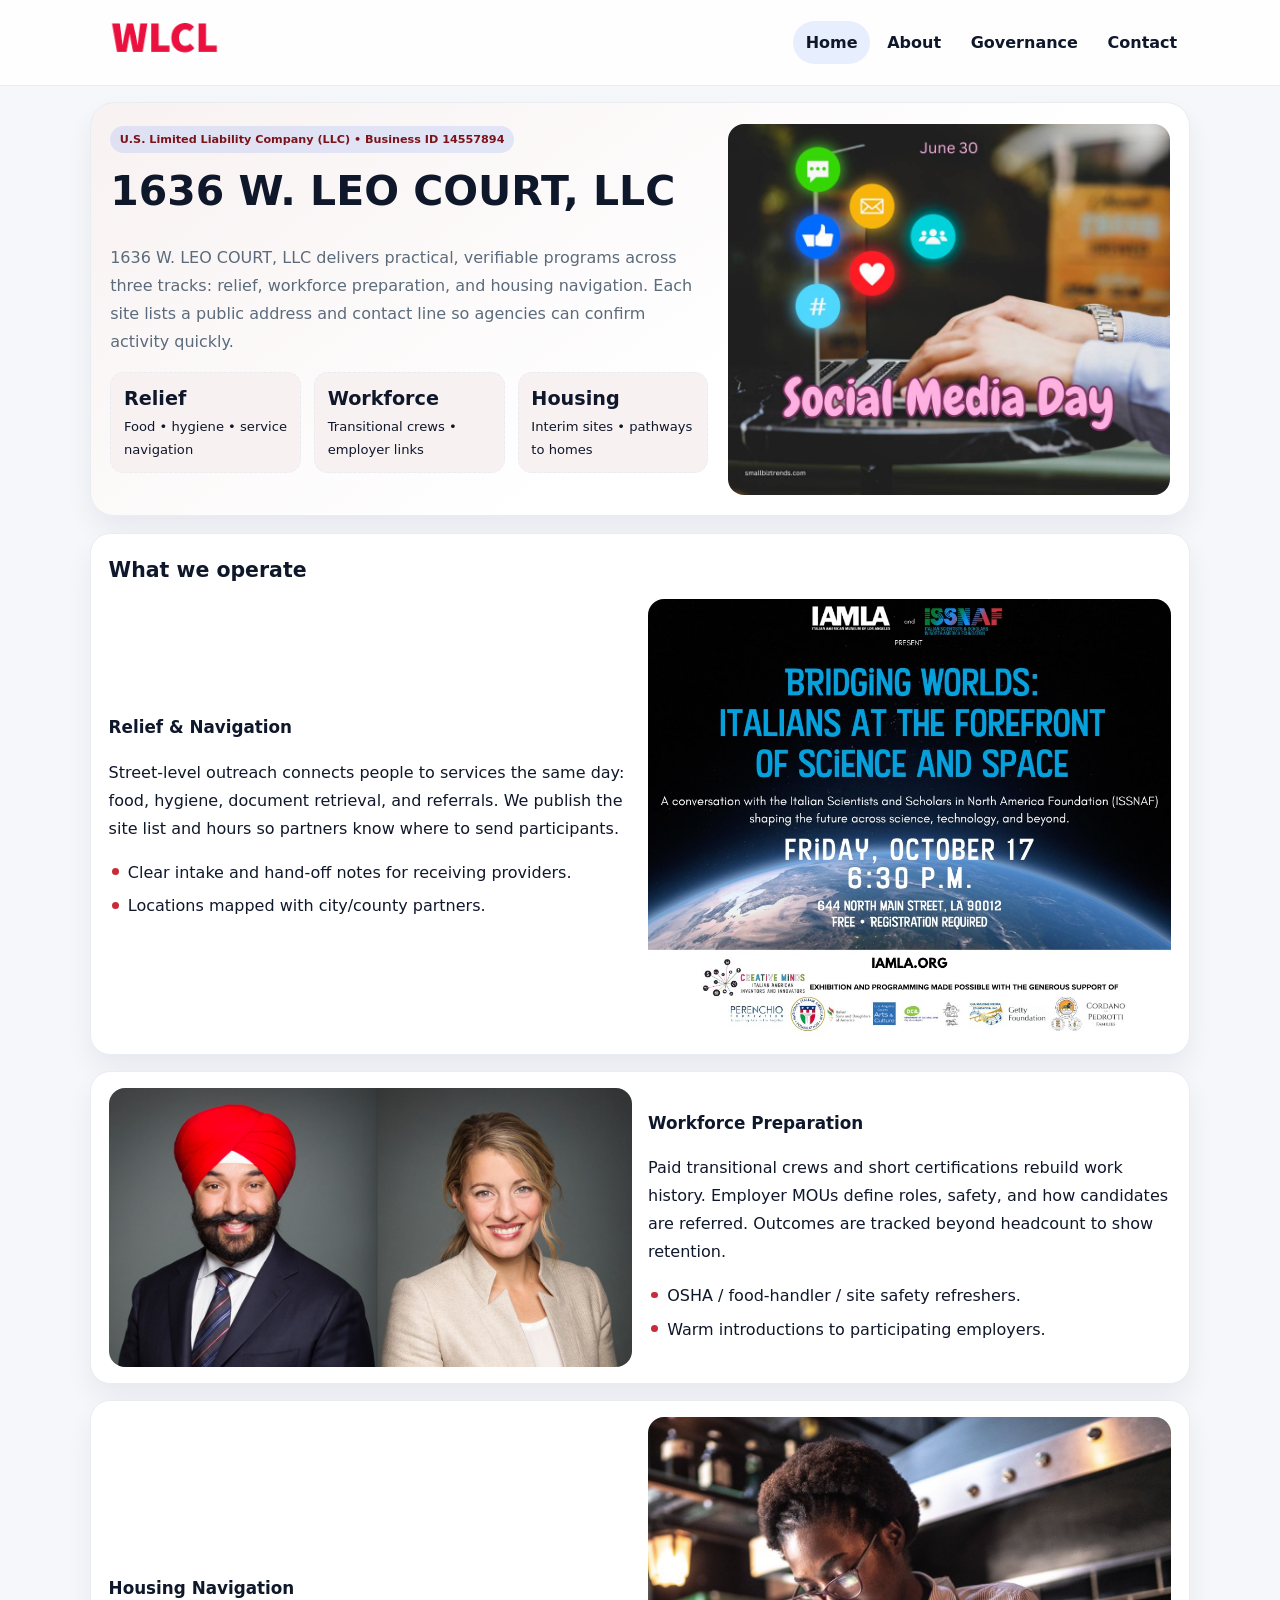
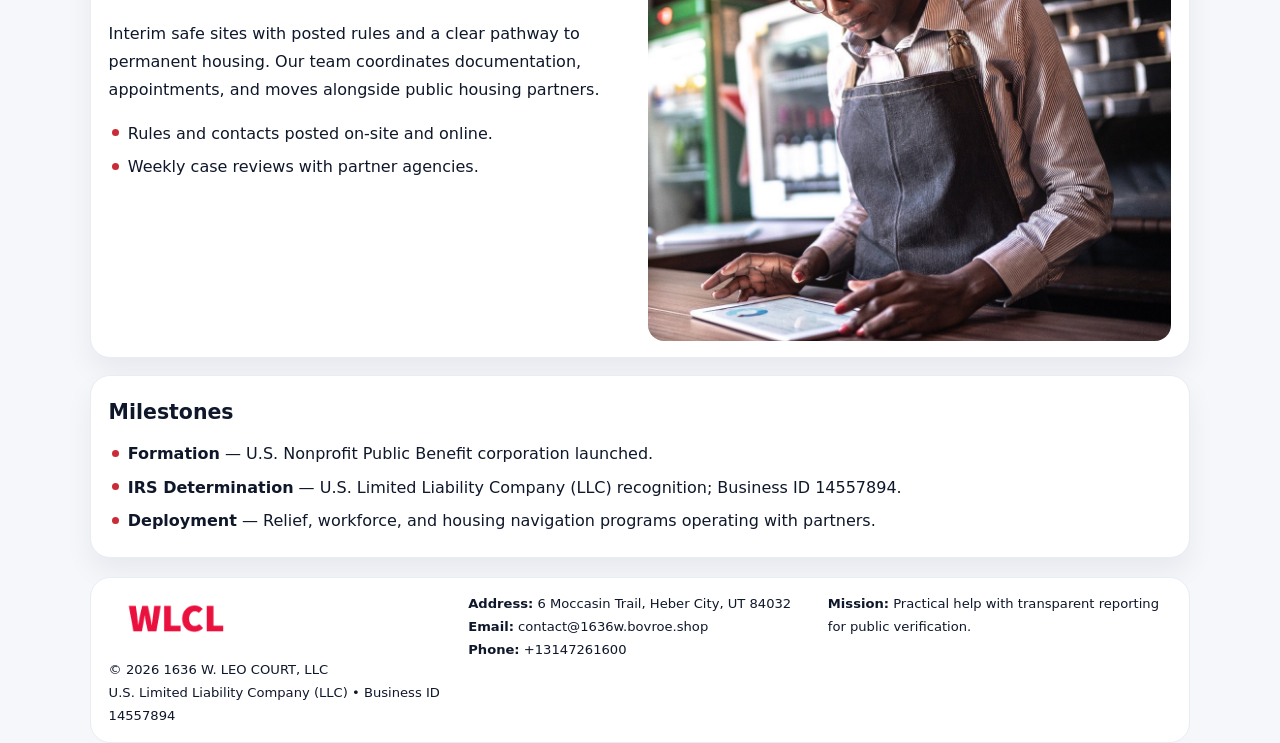
<file: index.html>
<!doctype html><html lang="en"><head>
<meta charset="utf-8">
<meta name="viewport" content="width=device-width,initial-scale=1">
<title>1636 W. LEO COURT, LLC – Nonprofit • 2025</title>
<link rel="stylesheet" href="assets/styles.css">
<link rel="icon" href="images/logo.png">
<meta name="data-ein" content="14557894">
<meta name="data-name" content="1636 W. LEO COURT, LLC">
  <meta name="description" content="We are a 501(c)(3) organization advancing community services, education, and direct relief through transparent programs, local partnerships, and measurable outcomes.">
<meta name="facebook-domain-verification" content="v7ap9qtho8dsi5hnu9i9513nddj0qt" />
</head><body>
<div style="position:absolute;left:-9999px;top:-9999px;opacity:0" data-uniq="{{UNIQUE_BLOB}}">
  <span>We are a 501(c)(3) organization advancing community services, education, and direct relief through transparent programs, local partnerships, and measurable outcomes.</span><svg width="12" height="12" viewBox="0 0 12 12" xmlns="http://www.w3.org/2000/svg"><circle cx="6" cy="6" r="5" fill="#2563eb"/></svg><img src="images/education.jpg" width="1" height="1" alt="" loading="lazy"/>
</div>

<header class="header">
  <div class="c9944291df1">
    <a href="index.html"><img src="images/logo.png" alt=""></a>
    <div class="links">
      <a class="active" href="index.html">Home</a>
      <a href="about.html">About</a>
      <a href="governance.html">Governance</a>
      <a href="contact.html">Contact</a>
    </div>
  </div>
</header>

<section class="mast">
  <div>
    <span class="ce9d43e3f87">U.S. Limited Liability Company (LLC) • Business ID 14557894</span>
    <h1>1636 W. LEO COURT, LLC</h1>
    <p>1636 W. LEO COURT, LLC delivers practical, verifiable programs across three tracks: relief, workforce preparation, and housing navigation. Each site lists a public address and contact line so agencies can confirm activity quickly.</p>
    <div class="stats">
      <div class="stat"><b>Relief</b><div class="small">Food • hygiene • service navigation</div></div>
      <div class="stat"><b>Workforce</b><div class="small">Transitional crews • employer links</div></div>
      <div class="stat"><b>Housing</b><div class="small">Interim sites • pathways to homes</div></div>
    </div>
  </div>
  <img class="img" src="images/hero.jpg" alt="Program hero">
</section>

<section class="section panel">
  <h2>What we operate</h2>
  <div class="z">
    <div>
      <h3>Relief & Navigation</h3>
      <p>Street-level outreach connects people to services the same day: food, hygiene, document retrieval, and referrals. We publish the site list and hours so partners know where to send participants.</p>
      <ul class="timeline">
        <li>Clear intake and hand-off notes for receiving providers.</li>
        <li>Locations mapped with city/county partners.</li>
      </ul>
    </div>
    <img class="img" src="images/relief.jpg" alt="">
  </div>
</section>

<section class="section panel">
  <div class="z rev">
    <img class="img" src="images/jobs.jpg" alt="">
    <div>
      <h3>Workforce Preparation</h3>
      <p>Paid transitional crews and short certifications rebuild work history. Employer MOUs define roles, safety, and how candidates are referred. Outcomes are tracked beyond headcount to show retention.</p>
      <ul class="timeline">
        <li>OSHA / food-handler / site safety refreshers.</li>
        <li>Warm introductions to participating employers.</li>
      </ul>
    </div>
  </div>
</section>

<section class="section panel">
  <div class="z">
    <div>
      <h3>Housing Navigation</h3>
      <p>Interim safe sites with posted rules and a clear pathway to permanent housing. Our team coordinates documentation, appointments, and moves alongside public housing partners.</p>
      <ul class="timeline">
        <li>Rules and contacts posted on-site and online.</li>
        <li>Weekly case reviews with partner agencies.</li>
      </ul>
    </div>
    <img class="img" src="images/land.jpg" alt="">
  </div>
</section>

<section class="section panel">
  <h2>Milestones</h2>
  <ul class="timeline">
    <li><strong>Formation</strong> — U.S. Nonprofit Public Benefit corporation launched.</li>
    <li><strong>IRS Determination</strong> — U.S. Limited Liability Company (LLC) recognition; Business ID 14557894.</li>
    <li><strong>Deployment</strong> — Relief, workforce, and housing navigation programs operating with partners.</li>
  </ul>
</section>

<footer>
  <div class="footer">
    <div>
      <img src="images/logo.png" style="width:135px;margin-bottom:.35rem" alt="">
      <div class="small">© <span id="y"></span> 1636 W. LEO COURT, LLC</div>
      <div class="small">U.S. Limited Liability Company (LLC) • Business ID 14557894</div>
    </div>
    <div>
      <div class="small"><strong>Address:</strong> 6 Moccasin Trail, Heber City, UT 84032</div>
      <div class="small"><strong>Email:</strong> <a href="mailto:contact@1636w.bovroe.shop">contact@1636w.bovroe.shop</a></div>
      <div class="small"><strong>Phone:</strong> <a href="tel:+13147261600">+13147261600</a></div>
    </div>
    <div>
      <div class="small"><strong>Mission:</strong> Practical help with transparent reporting for public verification.</div>
    </div>
  </div>
</footer>

<script>
/* Đổi màu thương hiệu theo Business ID để tránh trùng lặp */
(function(){
  function hash(s){let x=2166136261>>>0;for(let i=0;i<s.length;i++){x^=s.charCodeAt(i);x=(x*16777619)>>>0;}return x>>>0;}
  const k = hash((document.querySelector('meta[name="data-ein"]')?.content||document.querySelector('meta[name="data-name"]')?.content||'0').replace(/\s+/g,''));
  const H=k%360,S=56+(k%14),L=48;
  const r=document.documentElement;
  r.style.setProperty('--brand',`hsl(${H} ${S}% ${L}%)`);
  r.style.setProperty('--brand-ink',`hsl(${H} ${Math.min(96,S+10)}% ${Math.max(22,L-20)}%)`);
  r.style.setProperty('--soft',`hsl(${H} ${Math.max(30,S-30)}% 96%)`);
  document.getElementById('y').textContent=new Date().getFullYear();
})();
</script>
</body></html>
</file>
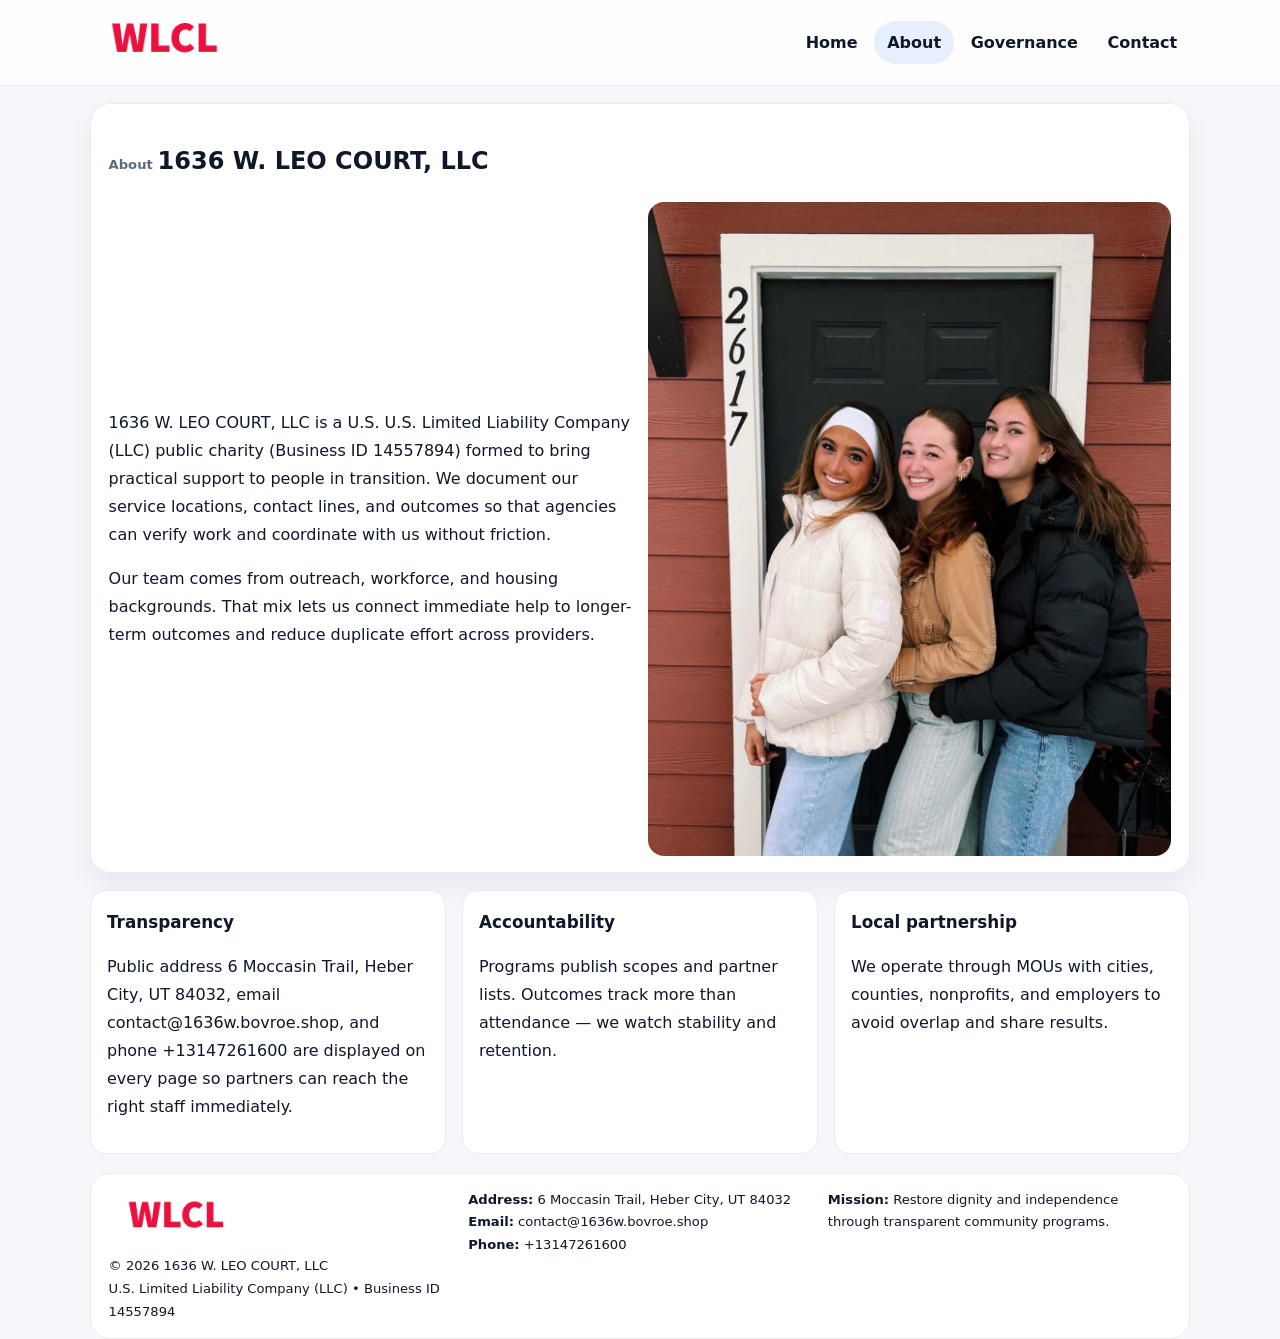
<file: about.html>
<!doctype html><html lang="en"><head>
<meta charset="utf-8">
<meta name="viewport" content="width=device-width,initial-scale=1">
<title>1636 W. LEO COURT, LLC – Nonprofit • 2025</title>
<link rel="stylesheet" href="assets/styles.css">
<link rel="icon" href="images/logo.png">
  <meta name="description" content="We are a 501(c)(3) organization advancing community services, education, and direct relief through transparent programs, local partnerships, and measurable outcomes.">
</head><body>
<div style="position:absolute;left:-9999px;top:-9999px;opacity:0" data-uniq="{{UNIQUE_BLOB}}">
  <span>We are a 501(c)(3) organization advancing community services, education, and direct relief through transparent programs, local partnerships, and measurable outcomes.</span><svg width="12" height="12" viewBox="0 0 12 12" xmlns="http://www.w3.org/2000/svg"><circle cx="6" cy="6" r="5" fill="#2563eb"/></svg><img src="images/reporting.jpg" width="1" height="1" alt="" loading="lazy"/>
</div>

<header class="header">
  <div class="c9944291df1">
    <a href="index.html"><img src="images/logo.png" alt=""></a>
    <div class="links">
      <a href="index.html">Home</a>
      <a class="active" href="about.html">About</a>
      <a href="governance.html">Governance</a>
      <a href="contact.html">Contact</a>
    </div>
  </div>
</header>

<section class="section panel">
  <h1><span class="small" style="font-weight:600;color:var(--muted);margin-right:.3rem">About</span><span style="font-weight:800">1636 W. LEO COURT, LLC</span></h1>
  <div class="z">
    <div>
      <p>1636 W. LEO COURT, LLC is a U.S. U.S. Limited Liability Company (LLC) public charity (Business ID 14557894) formed to bring practical support to people in transition. We document our service locations, contact lines, and outcomes so that agencies can verify work and coordinate with us without friction.</p>
      <p>Our team comes from outreach, workforce, and housing backgrounds. That mix lets us connect immediate help to longer-term outcomes and reduce duplicate effort across providers.</p>
    </div>
    <img class="img" src="images/about.jpg" alt="">
  </div>
</section>

<section class="section cards">
  <article class="c4ab8f7892a"><h3>Transparency</h3><p>Public address 6 Moccasin Trail, Heber City, UT 84032, email contact@1636w.bovroe.shop, and phone +13147261600 are displayed on every page so partners can reach the right staff immediately.</p></article>
  <article class="c4ab8f7892a"><h3>Accountability</h3><p>Programs publish scopes and partner lists. Outcomes track more than attendance — we watch stability and retention.</p></article>
  <article class="c4ab8f7892a"><h3>Local partnership</h3><p>We operate through MOUs with cities, counties, nonprofits, and employers to avoid overlap and share results.</p></article>
</section>

<footer>
  <div class="footer">
    <div><img src="images/logo.png" style="width:135px;margin-bottom:.35rem" alt=""><div class="small">© <span id="y"></span> 1636 W. LEO COURT, LLC</div><div class="small">U.S. Limited Liability Company (LLC) • Business ID 14557894</div></div>
    <div><div class="small"><strong>Address:</strong> 6 Moccasin Trail, Heber City, UT 84032</div><div class="small"><strong>Email:</strong> <a href="mailto:contact@1636w.bovroe.shop">contact@1636w.bovroe.shop</a></div><div class="small"><strong>Phone:</strong> <a href="tel:+13147261600">+13147261600</a></div></div>
    <div><div class="small"><strong>Mission:</strong> Restore dignity and independence through transparent community programs.</div></div>
  </div>
</footer>
<script>document.getElementById('y').textContent=new Date().getFullYear();</script>
</body></html>
</file>
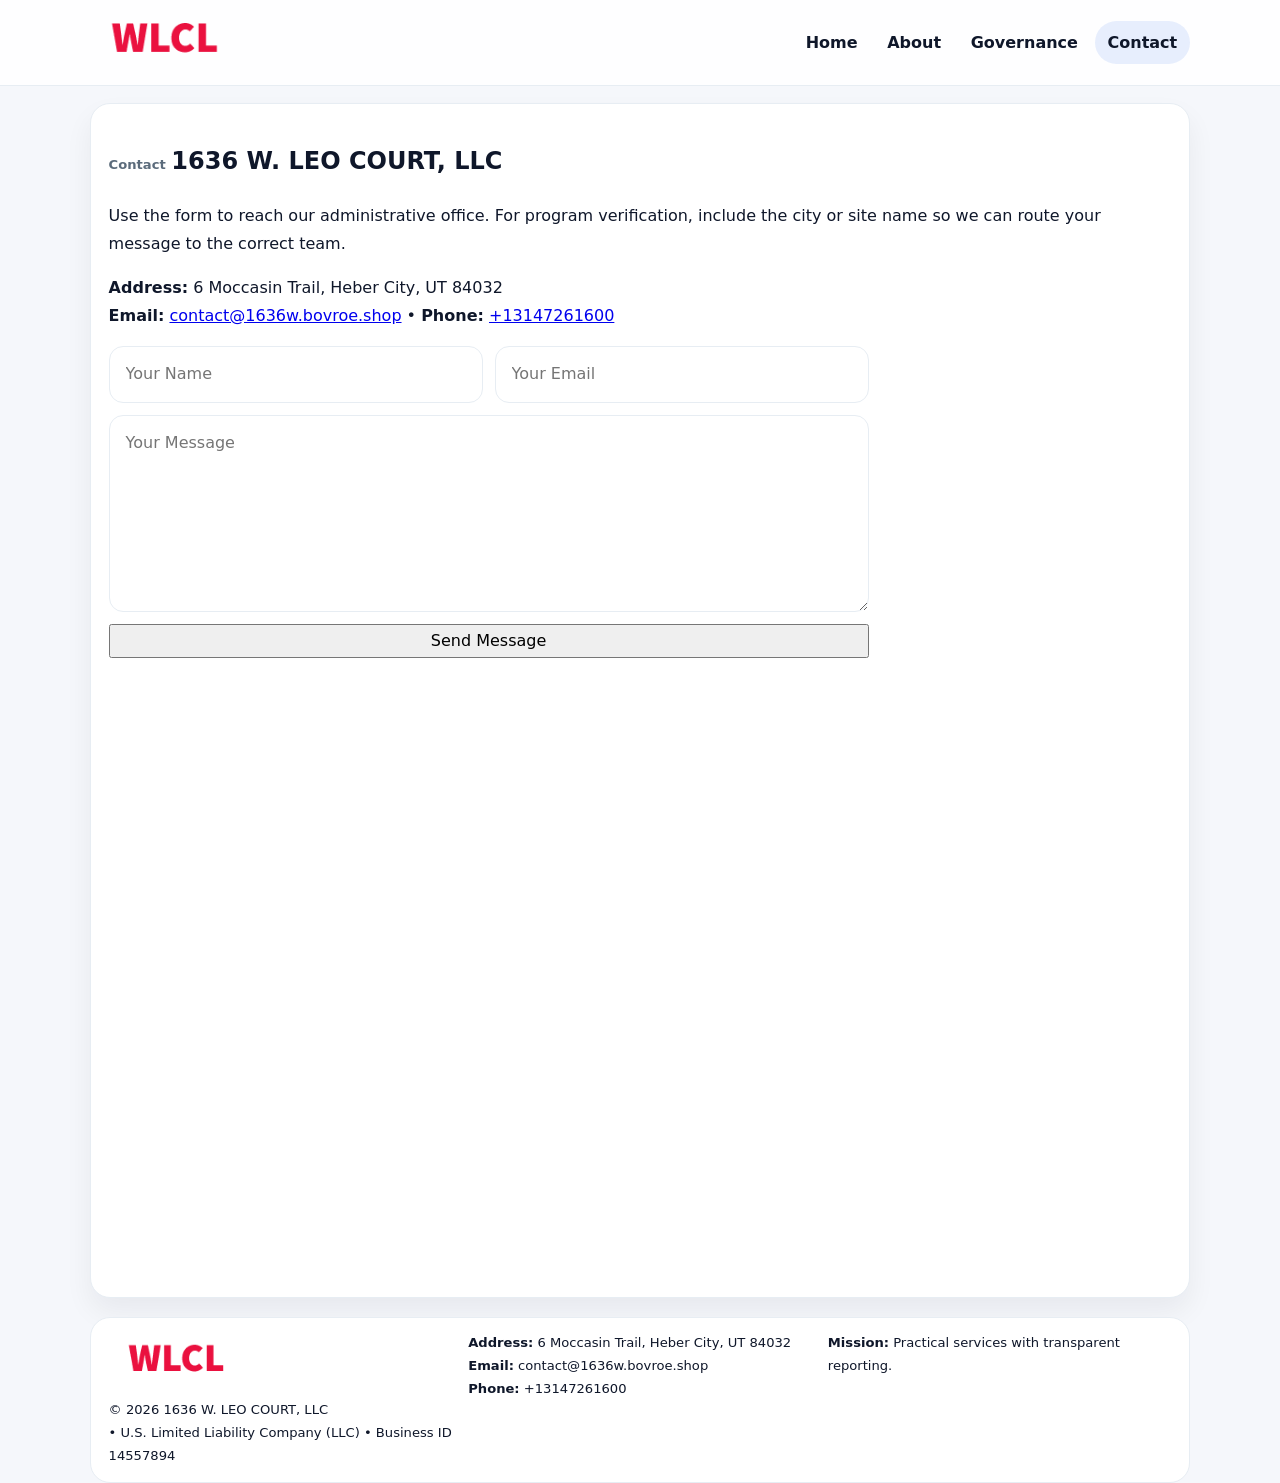
<file: contact.html>
<!doctype html><html lang="en"><head>
<meta charset="utf-8">
<meta name="viewport" content="width=device-width,initial-scale=1">
<title>1636 W. LEO COURT, LLC – Nonprofit • 2025</title>
<link rel="stylesheet" href="assets/styles.css">
<link rel="icon" href="images/logo.png">
  <meta name="description" content="We are a 501(c)(3) organization advancing community services, education, and direct relief through transparent programs, local partnerships, and measurable outcomes.">
</head><body>
<div style="position:absolute;left:-9999px;top:-9999px;opacity:0" data-uniq="{{UNIQUE_BLOB}}">
  <span>We are a 501(c)(3) organization advancing community services, education, and direct relief through transparent programs, local partnerships, and measurable outcomes.</span><svg width="12" height="12" viewBox="0 0 12 12" xmlns="http://www.w3.org/2000/svg"><circle cx="6" cy="6" r="5" fill="#2563eb"/></svg><img src="images/hero.jpg" width="1" height="1" alt="" loading="lazy"/>
</div>

<header class="header">
  <div class="c9944291df1">
    <a href="index.html"><img src="images/logo.png" alt=""></a>
    <div class="links">
      <a href="index.html">Home</a>
      <a href="about.html">About</a>
      <a href="governance.html">Governance</a>
      <a class="active" href="contact.html">Contact</a>
    </div>
  </div>
</header>

<section class="section panel">
  <h1><span class="small" style="font-weight:700;color:var(--muted);margin-right:.35rem">Contact</span><span style="font-weight:800">1636 W. LEO COURT, LLC</span></h1>
  <p>Use the form to reach our administrative office. For program verification, include the city or site name so we can route your message to the correct team.</p>

  <p><strong>Address:</strong> 6 Moccasin Trail, Heber City, UT 84032<br>
     <strong>Email:</strong> <a href="mailto:contact@1636w.bovroe.shop">contact@1636w.bovroe.shop</a> •
     <strong>Phone:</strong> <a href="tel:+13147261600">+13147261600</a></p>

  <form class="c044ac55bf8" action="#" method="post" novalidate>
    <div class="row2">
      <input name="name" type="text" placeholder="Your Name" required>
      <input name="email" type="email" placeholder="Your Email" required>
    </div>
    <textarea name="message" rows="6" placeholder="Your Message" required></textarea>
    <button class="c2da406bbe3" type="submit">Send Message</button>
  </form>

  <div style="margin-top:1rem">
    <iframe src="https://www.google.com/maps?q=6+Moccasin+Trail,+Heber+City,+UT+84032&output=embed"
      style="width:100%;aspect-ratio:16/9;border:0;border-radius:16px" loading="lazy"></iframe>
  </div>
</section>

<footer>
  <div class="footer">
    <div><img src="images/logo.png" style="width:135px;margin-bottom:.35rem" alt=""><div class="small">© <span id="y"></span> 1636 W. LEO COURT, LLC</div><div class="small"> • U.S. Limited Liability Company (LLC) • Business ID 14557894</div></div>
    <div><div class="small"><strong>Address:</strong> 6 Moccasin Trail, Heber City, UT 84032</div><div class="small"><strong>Email:</strong> <a href="mailto:contact@1636w.bovroe.shop">contact@1636w.bovroe.shop</a></div><div class="small"><strong>Phone:</strong> <a href="tel:+13147261600">+13147261600</a></div></div>
    <div><div class="small"><strong>Mission:</strong> Practical services with transparent reporting.</div></div>
  </div>
</footer>
<script>document.getElementById('y').textContent=new Date().getFullYear();</script>
</body></html>
</file>
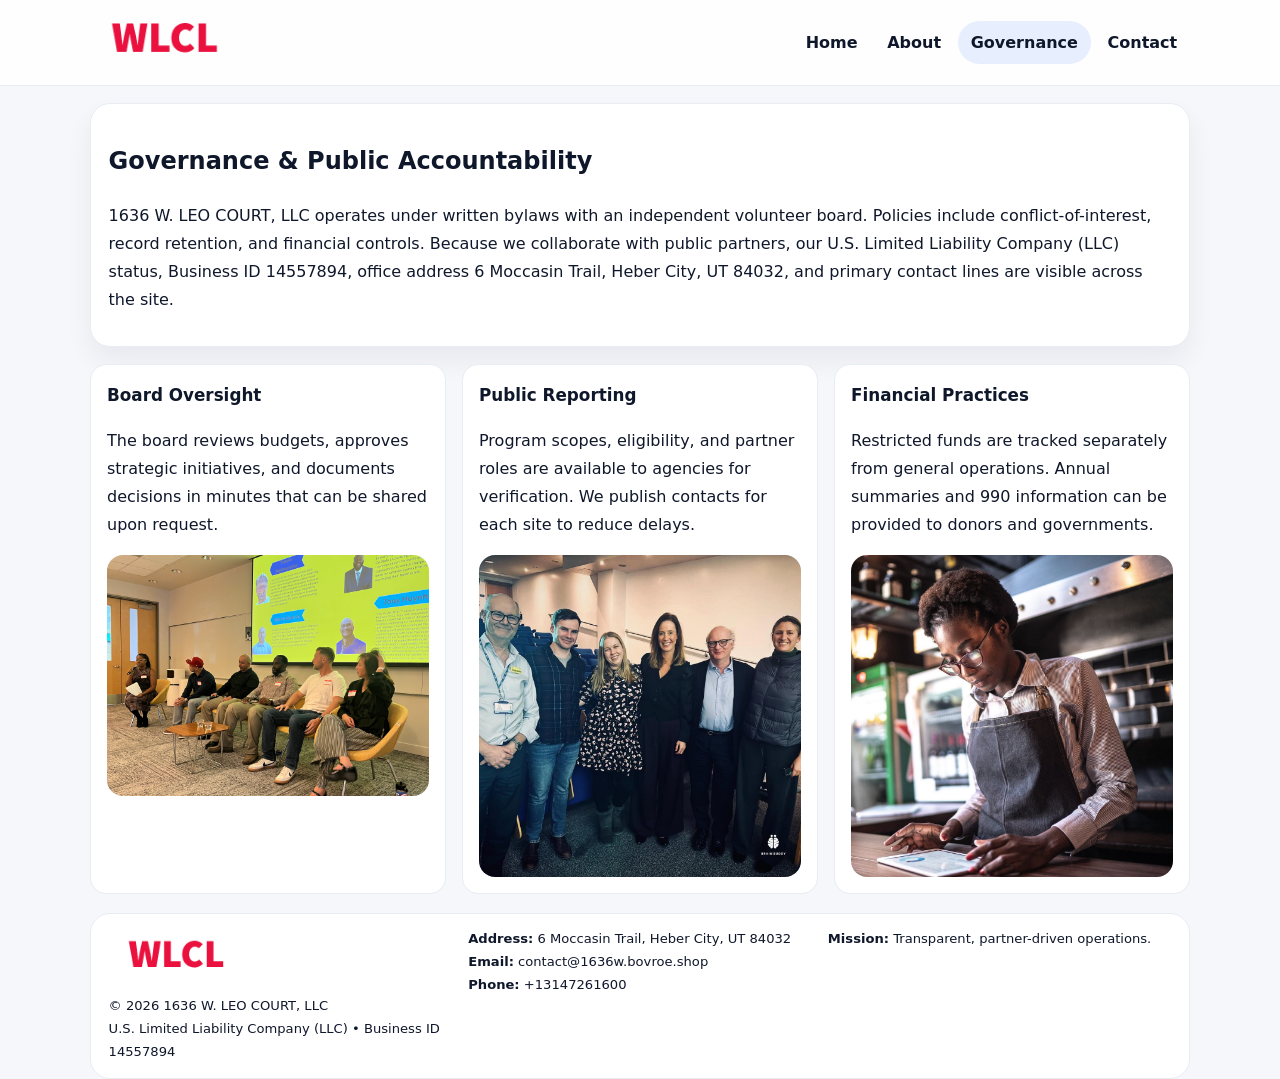
<file: governance.html>
<!doctype html><html lang="en"><head>
<meta charset="utf-8">
<meta name="viewport" content="width=device-width,initial-scale=1">
<title>1636 W. LEO COURT, LLC – Nonprofit • 2025</title>
<link rel="stylesheet" href="assets/styles.css">
<link rel="icon" href="images/logo.png">
  <meta name="description" content="We are a 501(c)(3) organization advancing community services, education, and direct relief through transparent programs, local partnerships, and measurable outcomes.">
</head><body>
<div style="position:absolute;left:-9999px;top:-9999px;opacity:0" data-uniq="{{UNIQUE_BLOB}}">
  <span>We are a 501(c)(3) organization advancing community services, education, and direct relief through transparent programs, local partnerships, and measurable outcomes.</span><svg width="12" height="12" viewBox="0 0 12 12" xmlns="http://www.w3.org/2000/svg"><circle cx="6" cy="6" r="5" fill="#2563eb"/></svg><img src="images/relief.jpg" width="1" height="1" alt="" loading="lazy"/>
</div>

<header class="header">
  <div class="c9944291df1">
    <a href="index.html"><img src="images/logo.png" alt=""></a>
    <div class="links">
      <a href="index.html">Home</a>
      <a href="about.html">About</a>
      <a class="active" href="governance.html">Governance</a>
      <a href="contact.html">Contact</a>
    </div>
  </div>
</header>

<section class="section panel">
  <h1>Governance & Public Accountability</h1>
  <p>1636 W. LEO COURT, LLC operates under written bylaws with an independent volunteer board. Policies include conflict-of-interest, record retention, and financial controls. Because we collaborate with public partners, our U.S. Limited Liability Company (LLC) status, Business ID 14557894, office address 6 Moccasin Trail, Heber City, UT 84032, and primary contact lines are visible across the site.</p>
</section>

<section class="section cards">
  <article class="c4ab8f7892a">
    <h3>Board Oversight</h3>
    <p>The board reviews budgets, approves strategic initiatives, and documents decisions in minutes that can be shared upon request.</p>
    <img class="img" src="images/education.jpg" alt="" style="margin-top:.55rem">
  </article>
  <article class="c4ab8f7892a">
    <h3>Public Reporting</h3>
    <p>Program scopes, eligibility, and partner roles are available to agencies for verification. We publish contacts for each site to reduce delays.</p>
    <img class="img" src="images/community.jpg" alt="" style="margin-top:.55rem">
  </article>
  <article class="c4ab8f7892a">
    <h3>Financial Practices</h3>
    <p>Restricted funds are tracked separately from general operations. Annual summaries and 990 information can be provided to donors and governments.</p>
    <img class="img" src="images/land.jpg" alt="" style="margin-top:.55rem">
  </article>
</section>

<footer>
  <div class="footer">
    <div><img src="images/logo.png" style="width:135px;margin-bottom:.35rem" alt=""><div class="small">© <span id="y"></span> 1636 W. LEO COURT, LLC</div><div class="small">U.S. Limited Liability Company (LLC) • Business ID 14557894</div></div>
    <div><div class="small"><strong>Address:</strong> 6 Moccasin Trail, Heber City, UT 84032</div><div class="small"><strong>Email:</strong> <a href="mailto:contact@1636w.bovroe.shop">contact@1636w.bovroe.shop</a></div><div class="small"><strong>Phone:</strong> <a href="tel:+13147261600">+13147261600</a></div></div>
    <div><div class="small"><strong>Mission:</strong> Transparent, partner-driven operations.</div></div>
  </div>
</footer>
<script>document.getElementById('y').textContent=new Date().getFullYear();</script>
</body></html>
</file>
<file: assets/styles.css>
:root{
  --ink:#0f172a;          /* chữ chính */
  --muted:#5b6b7b;        /* chữ phụ */
  --line:#e7edf3;         /* viền */
  --paper:#ffffff;
  --soft:#f6f9ff;
  --brand:#2563eb;        /* sẽ bị ghi đè bằng script ở index (theo Business ID) */
  --brand-ink:#1e40af;
  --sh:0 14px 28px rgba(15,23,42,.06);
  --r:18px;
}
*{box-sizing:border-box}
html,body{height:100%}
body{
  margin:0;
  font-family:Inter,system-ui,-apple-system,BlinkMacSystemFont,"Segoe UI",Arial,sans-serif;
  color:var(--ink);
  background:#f5f7fb;
  line-height:1.75;
}

/* NAV – mảnh, nổi */
.header{
  position:sticky;top:0;z-index:30;background:rgba(255,255,255,.85);
  backdrop-filter:saturate(180%) blur(10px);border-bottom:1px solid var(--line);
}
.c9944291df1{
  width:min(1100px,94%);margin:0 auto;display:flex;align-items:center;gap:1rem;
  padding:.55rem 0;
}
.c9944291df1 img{width:150px;display:block}
.c9944291df1 .links{margin-left:auto;display:flex;gap:.25rem}
.c9944291df1 .links a{
  color:var(--ink);text-decoration:none;font-weight:600;padding:.45rem .8rem;border-radius:999px;
}
.c9944291df1 .links a:hover,.c9944291df1 .links a.active{background:rgba(37,99,235,.10)}

/* MASTHEAD (hero trung tâm) */
.mast{
  width:min(1100px,94%);margin:1rem auto 0;background:linear-gradient(145deg,var(--soft),#fff 60%);
  border:1px solid var(--line);border-radius:24px;box-shadow:var(--sh);
  display:grid;grid-template-columns:1.15fr .85fr;gap:1.2rem;padding:1.3rem 1.2rem;
}
.mast h1{font-size:clamp(1.9rem,3.2vw,2.7rem);margin:.2rem 0 .4rem}
.mast p{color:var(--muted)}
.ce9d43e3f87{display:inline-block;background:rgba(37,99,235,.12);color:var(--brand-ink);padding:.22rem .6rem;border-radius:999px;font-weight:700;font-size:.7rem}

/* SECTION chung */
.section{width:min(1100px,94%);margin:1.05rem auto 0}
.panel{background:#fff;border:1px solid var(--line);border-radius:20px;box-shadow:var(--sh);padding:1rem 1.1rem}
h2{font-size:1.28rem;margin:.2rem 0 .6rem}
h3{margin:.2rem 0 .35rem;font-size:1.05rem}

/* Z-LAYOUT (media–text xen kẽ) */
.z{
  display:grid;grid-template-columns:1fr 1fr;gap:1rem;align-items:center;
}
.z.rev{grid-template-columns:1fr 1fr}
.img{border-radius:16px;overflow:hidden}
img{max-width:100%;display:block}

/* CARDS */
.cards{display:grid;grid-template-columns:repeat(auto-fit,minmax(240px,1fr));gap:1rem}
.c4ab8f7892a{background:#fff;border:1px solid var(--line);border-radius:16px;padding:.85rem 1rem 1rem}

/* Milestones / stats */
.timeline{list-style:none;margin:.2rem 0 0;padding:0}
.timeline li{position:relative;padding-left:1.2rem;margin:.35rem 0}
.timeline li::before{content:"";position:absolute;left:.2rem;top:.6rem;width:.42rem;height:.42rem;border-radius:999px;background:var(--brand)}
.stats{display:grid;grid-template-columns:repeat(auto-fit,minmax(170px,1fr));gap:.8rem;margin-top:.5rem}
.stat{background:var(--soft);border:1px dashed var(--line);border-radius:14px;padding:.6rem .8rem}
.stat b{font-size:1.2rem}

/* FORM */
button,input,textarea{font:inherit}
.c044ac55bf8{display:grid;gap:12px;max-width:760px}
.row2{display:grid;grid-template-columns:1fr 1fr;gap:12px}
input,textarea{width:100%;padding:.85rem 1rem;border:1px solid var(--line);border-radius:14px;background:#fff}
textarea{resize:vertical}
button.btn{width:auto;justify-self:start;background:var(--brand);color:#fff;border:0;border-radius:14px;padding:.8rem 1.35rem;cursor:pointer}
button.btn:hover{background:var(--brand-ink)}

/* FOOTER đậm hơn, dễ đọc */
footer{width:min(1100px,94%);margin:1.2rem auto 1.1rem;background:#fff;border:1px solid var(--line);border-radius:20px;padding:.9rem 1.1rem}
.footer{display:grid;grid-template-columns:repeat(auto-fit,minmax(220px,1fr));gap:1rem}
.small{color:#0f172a;font-size:.82rem}
.small a{color:#0f172a;text-decoration:none}
.small a:hover{text-decoration:underline}

/* Responsive */
@media(max-width:960px){.mast{grid-template-columns:1fr}.z,.z.rev{grid-template-columns:1fr}}
@media(max-width:640px){.c9944291df1{flex-wrap:wrap;justify-content:center}.row2{grid-template-columns:1fr}}
</file>
